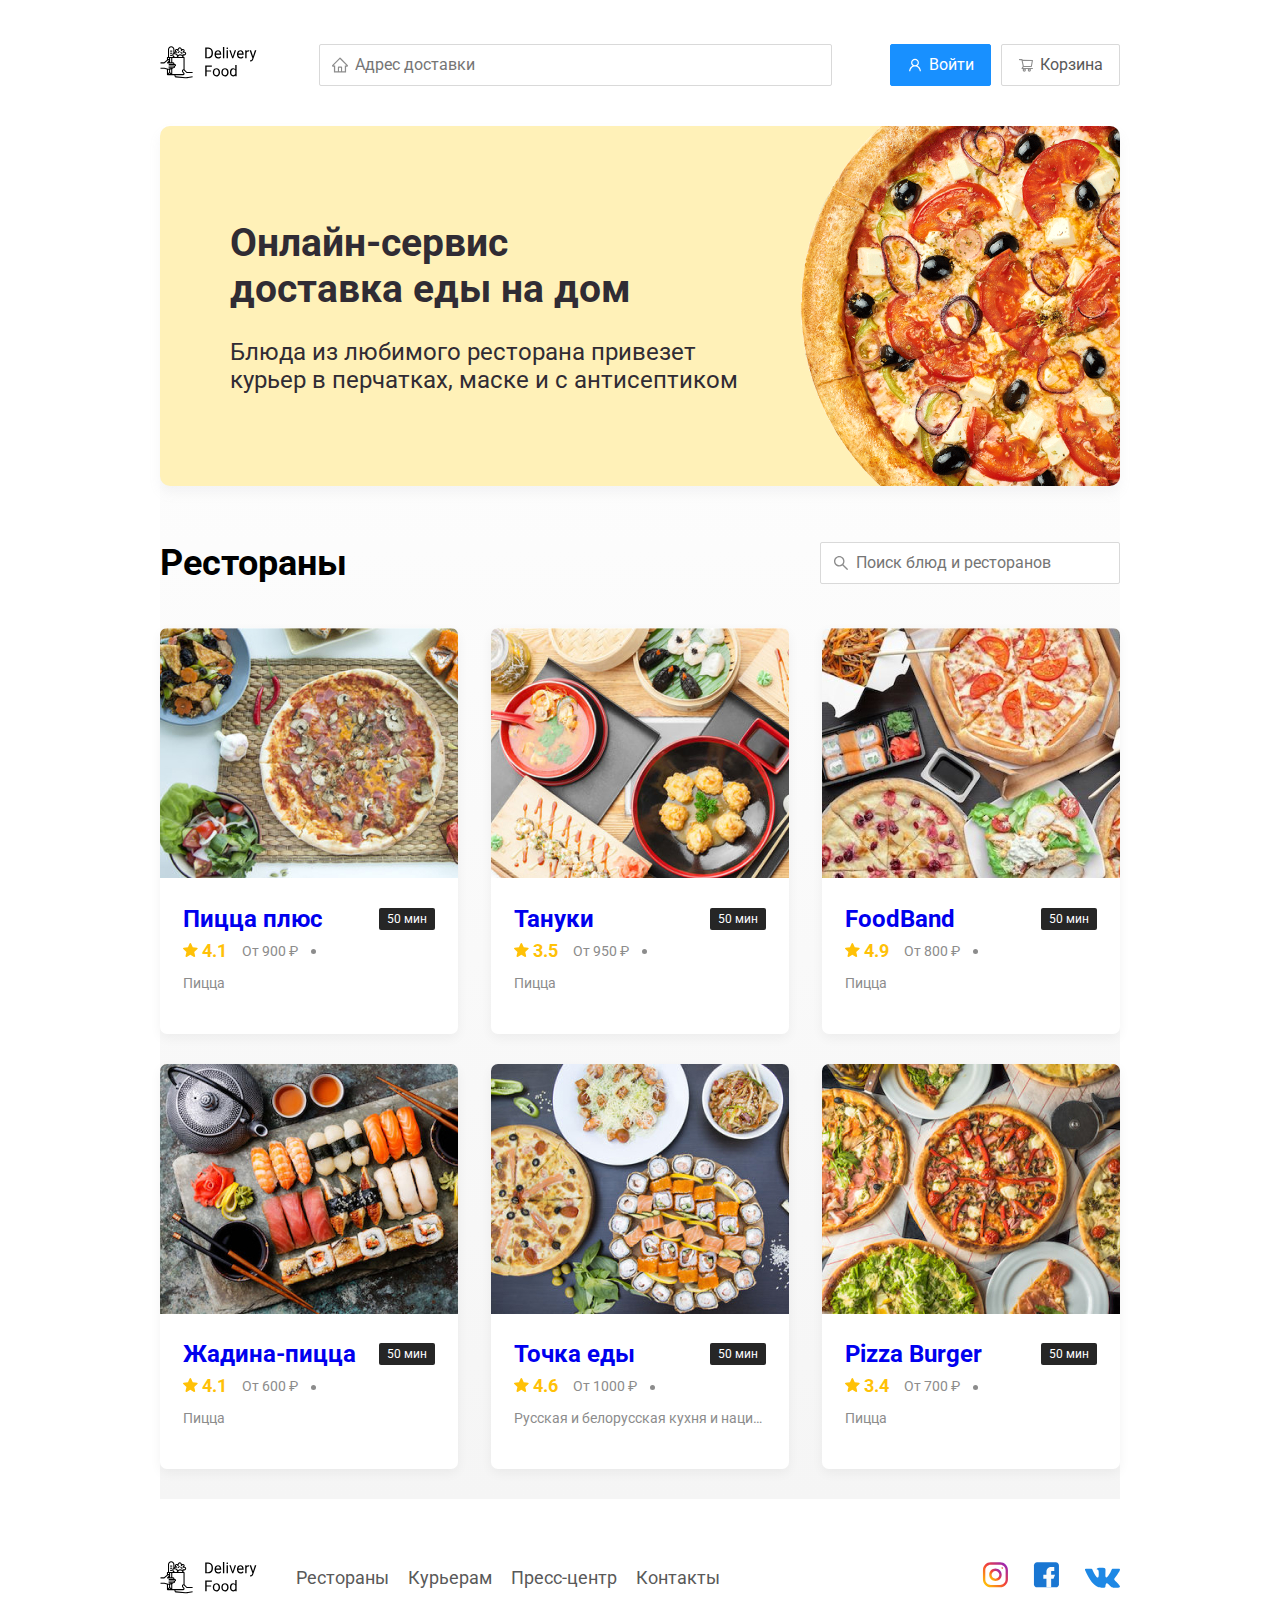
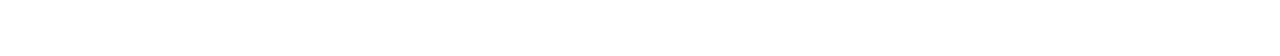
<file: index.html>
<!DOCTYPE html>
<html lang="ru">
<head>
    <meta charset="UTF-8">
    <meta name="viewport" content="width=device-width, initial-scale=1.0">
    <title>Delivery Food - доставка еды на дом</title>
    <link href="https://fonts.googleapis.com/css2?family=Roboto:wght@700&display=swap" rel="stylesheet">
    <link rel="stylesheet" href="css/normalize.css">
    <link rel="stylesheet" href="css/style.css">
</head>
<body>
    <div class="container">
        <!--HEADER-->
        <header class="header">
            <a href="index.html" class="logo"><img src="img\logo.svg" alt="logo" ></a>
             <input type="text" class="input input-address" placeholder="Адрес доставки">
            <div class="buttons">
                <button class="button button-primary">
                    <img src="img\user.svg" alt="user" class="btn-icon">
                    <span class="btn-text">Войти</span>
                    </button>
                <button class="button">
                    <img src="img\container.svg" alt="container" class="btn-icon">
                    <span class="btn-text">Корзина</span>
                  </button>
            </div>
        </header>
    <main class="main">
        <div class="main-container">
            <section class="promo">
                <h1 class="promo-title">Онлайн-сервис<br> доставка еды на дом</h1>
                <p class="promo-text">Блюда из любимого ресторана привезет курьер в перчатках, маске и с антисептиком</p>
            </section>
            <section class="restaurants">
                <div class="section-heading">
                    <h2 class="section-title">Рестораны</h2>
                    <input type="text" class="input input-search" placeholder="Поиск блюд и ресторанов"/>
                </div>
                <!--card-->
                <div class="cards">
    
                    <a href="restaurant.html" class="card">
                    <img src="img/pizza1.jpg" alt="img" class="card-image">
                        <div class="card-text">
                            <div class="card-heading">
                                <h3 class="card-title">Пицца плюс</h3>
                                <span class="card-tag tag">50 мин</span>  
                            </div>
                            <div class="card-info">
                                <div class="rating"><img src="img\star.svg" alt="rating" class="rating-star">
                                       4.1</div>
                                <div class="price">От 900 ₽ </div>
                                <div class="category">Пицца</div>
                        </div>
                    </div>
                    </a>
    
                    <a href="restaurant.html" class="card">
                    <img src="img/image2.jpg" alt="img" class="card-image">
                        <div class="card-text">
                            <div class="card-heading">
                                <h3 class="card-title">Тануки</h3>
                                <span class="card-tag tag">50 мин</span>  
                            </div>
                            <div class="card-info">
                                <div class="rating"><img src="img\star.svg" alt="rating" class="rating-star">
                                       3.5</div>
                                <div class="price">От 950 ₽ </div>
                                <div class="category">Пицца</div>
                            </div>
                        </div>
                    </a>
    
                    <a href="restaurant.html" class="card">
                     <img src="img/image3.jpg" alt="img" class="card-image">
                        <div class="card-text">
                            <div class="card-heading">
                                 <h3 class="card-title">FoodBand</h3>
                                 <span class="card-tag tag">50 мин</span>  
                            </div>
                            <div class="card-info">
                                <div class="rating"><img src="img\star.svg" alt="rating" class="rating-star">
                                       4.9</div>
                                <div class="price">От 800 ₽ </div>
                                <div class="category">Пицца</div>
                             </div>
                        </div>
                    </a>
    
                    <a href="restaurant.html" class="card">
                        <img src="img/image4.jpg" alt="img" class="card-image">
                           <div class="card-text">
                               <div class="card-heading">
                                    <h3 class="card-title">Жадина-пицца</h3>
                                    <span class="card-tag tag">50 мин</span>  
                               </div>
                               <div class="card-info">
                                   <div class="rating"><img src="img\star.svg" alt="rating" class="rating-star">
                                       4.1
                                       </div>
                                   <div class="price">От 600 ₽ </div>
                                   <div class="category">Пицца</div>
                                </div>
                           </div>
                    </a>
    
                    <a href="restaurant.html" class="card">
                        <img src="img/image5.jpg" alt="img" class="card-image">
                           <div class="card-text">
                               <div class="card-heading">
                                    <h3 class="card-title">Точка еды</h3>
                                    <span class="card-tag tag">50 мин</span>  
                               </div>
                               <div class="card-info">
                                   <div class="rating"><img src="img\star.svg" alt="rating" class="rating-star">
                                       4.6</div>
                                   <div class="price">От 1000 ₽ </div>
                                   <div class="category">Русская и белорусская кухня и национальная</div>
                                </div>
                           </div>
                    </a>  
    
                    <a href="restaurant.html" class="card">
                        <img src="img/image6.jpg" alt="img" class="card-image">
                           <div class="card-text">
                               <div class="card-heading">
                                    <h3 class="card-title">Pizza Burger</h3>
                                    <span class="card-tag tag">50 мин</span>  
                               </div>
                               <div class="card-info">
                                   <div class="rating"><img src="img\star.svg" alt="rating" class="rating-star">
                                       3.4</div>
                                   <div class="price">От 700 ₽ </div>
                                   <div class="category">Пицца</div>
                                </div>
                           </div>
                    </a>
    
                 </div>
            </section> 
        </div>
    </main>
    <footer class="footer">
        <div class="container-footer">
            <div class="footer-block">
                <img src="img/logo.svg" alt="logo" class=" logo footer-logo">
                <nav class="footer-nav">
                    <a href="#" class="footer-link">Рестораны</a>
                    <a href="#" class="footer-link">Курьерам</a>
                    <a href="#" class="footer-link">Пресс-центр</a>
                    <a href="#" class="footer-link">Контакты</a>
                </nav>
                <div class="social-liks">
                    <a href="#" class="social-link"><img src="img/instagram.svg" alt="instagram"></a>
                    <a href="#" class="social-link"><img src="img/facebook.svg" alt="facebook"></a>
                    <a href="#" class="social-link"><img src="img/vk.svg" alt="vk"></a>
                </div>
            </div>
        </div>
    </footer>
</div>
</body> 
</html>
</file>
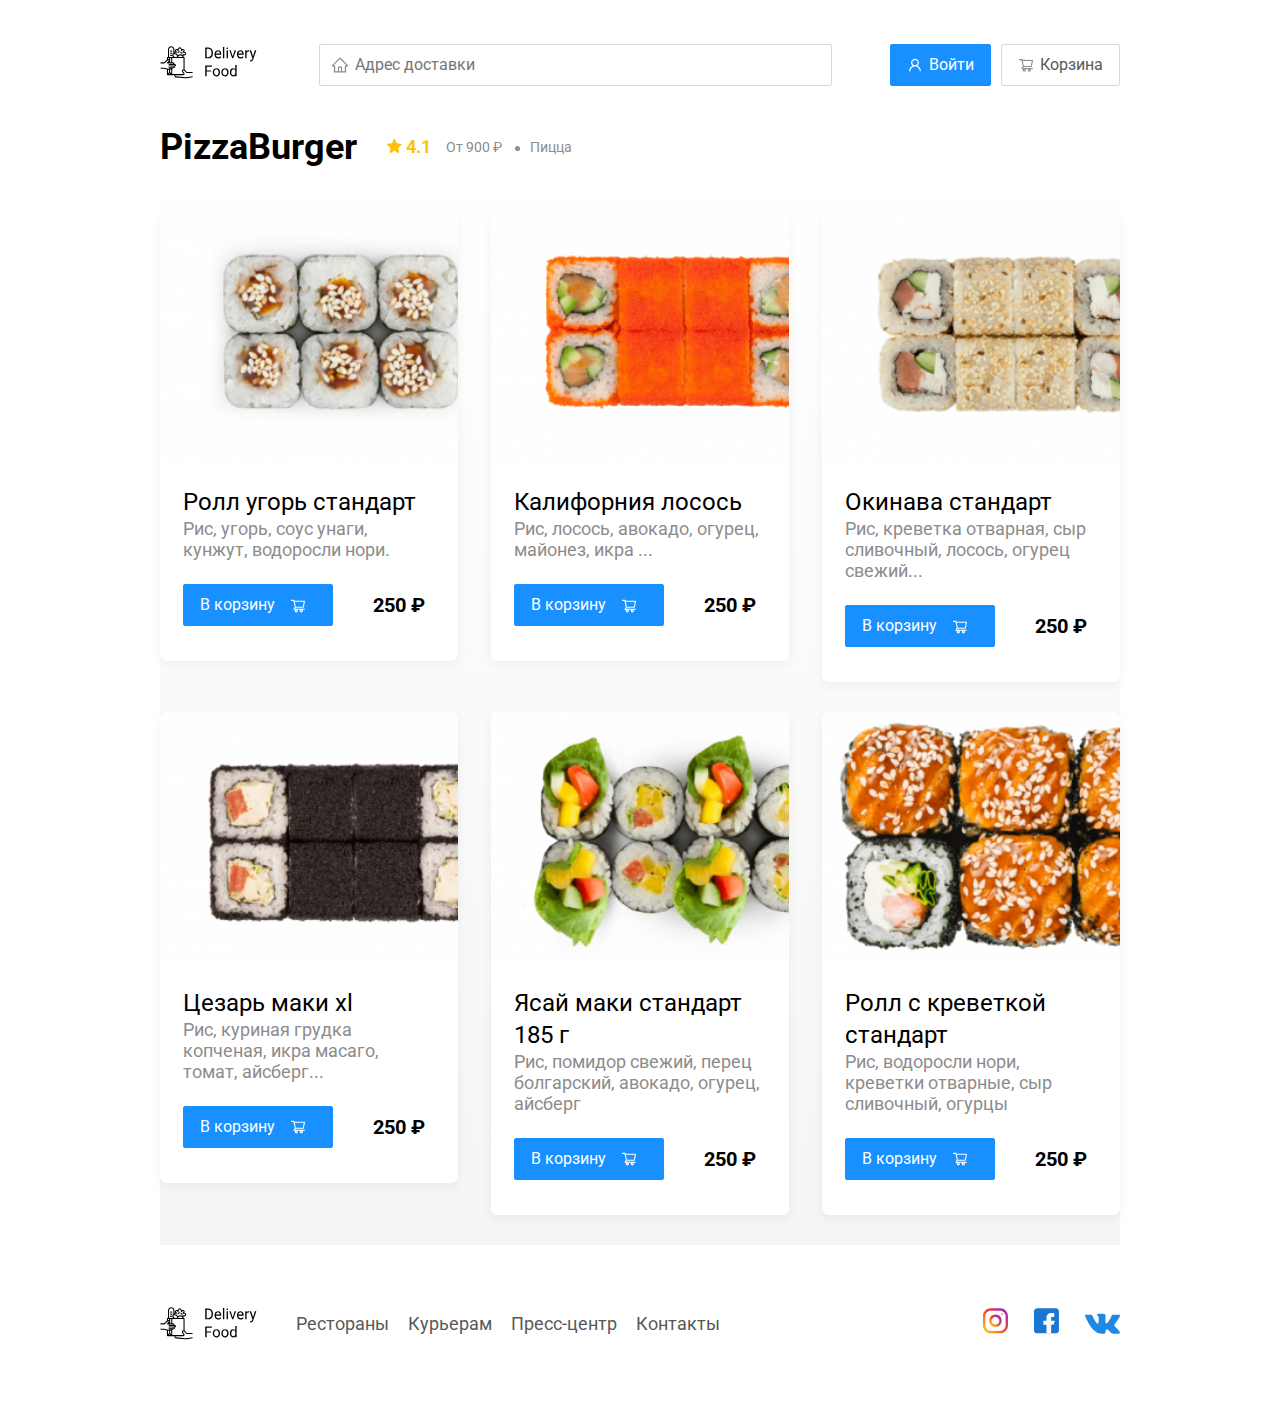
<file: restaurant.html>
<!DOCTYPE html>
<html lang="ru">
<head>
    <meta charset="UTF-8">
    <meta name="viewport" content="width=device-width, initial-scale=1.0">
    <title>PizzaBurger - доставка еды на дом</title>
    <link href="https://fonts.googleapis.com/css2?family=Roboto:wght@700&display=swap" rel="stylesheet">
    <link rel="stylesheet" href="css/normalize.css">
    <link rel="stylesheet" href="css/animate.css">
    <link rel="stylesheet" href="css/style.css">
</head>
<body>
    <div class="container">
        <!--HEADER-->
        <header class="header">
            <a href="index.html" class="logo"><img src="img\logo.svg" alt="logo" ></a>
            <input type="text" class="input input-address" placeholder="Адрес доставки">
            <div class="buttons">
                <button class="button button-primary">
                    <img src="img\user.svg" alt="user" class="btn-icon">
                    <span class="btn-text">Войти</span>
                    </button>
                <button class="button" id="card-button">
                    <img src="img\container.svg" alt="container" class="btn-icon">
                    <span class="btn-text">Корзина</span>
                  </button>
            </div>
        </header>
    <main class="main">
        <div class="container">
            <section class="restaurants">
                <div class="section-heading">
                    <h2 class="section-title">PizzaBurger</h2>
                    <div class="card-info">
                        <div class="rating"><img src="img\star.svg" alt="rating" class="rating-star">
                               4.1</div>
                        <div class="price">От 900 ₽ </div>
                        <div class="category">Пицца</div>
                </div>
                </div>
                <!--card-->
                <div class="cards">
    
                    <div class="card wow fadeInUp"data-wow-delay="0.2s">
                    <img src="img/roll1.jpg" alt="img" class="card-image">
                        <div class="card-text">
                            <div class="card-heading">
                                <h3 class="card-title card-title-reg">Ролл угорь стандарт</h3>
                            </div>
                            <div class="card-info">
                                <div class="ingredients">Рис, угорь, соус унаги, кунжут, водоросли нори.</div>
                        </div>
                        <div class="card-buttons">
                            <button class=" button button-primary">
                                <span class="button-card-text">В корзину</span>
                                <img src="img\shopping-cart.svg" alt="shopping-cart" class="button-card-image">
                            </button>
                            <strong class="card-price-bold">250 ₽</strong>
                        </div>
                    </div>
                    </div>
    
                    <div class="card wow fadeInUp"data-wow-delay="0.3s">
                    <img src="img/roll2.jpg" alt="img" class="card-image">
                    <div class="card-text">
                        <div class="card-heading">
                            <h3 class="card-title card-title-reg">Калифорния лосось </h3>
                        </div>
                        <div class="card-info">
                            <div class="ingredients">Рис, лосось, авокадо, огурец, майонез, икра ...</div>
                    </div>
                    <div class="card-buttons">
                        <button class=" button button-primary">
                            <span class="button-card-text">В корзину</span>
                            <img src="img\shopping-cart.svg" alt="shopping-cart" class="button-card-image">
                        </button>
                        <strong class="card-price-bold">250 ₽</strong>
                    </div>
                </div>
                    </div>
    
                    <div class="card wow fadeInUp"data-wow-delay="0.4s">
                     <img src="img/roll3.jpg" alt="img" class="card-image">
                     <div class="card-text">
                        <div class="card-heading">
                            <h3 class="card-title card-title-reg">Окинава стандарт</h3>
                        </div>
                        <div class="card-info">
                            <div class="ingredients"> Рис, креветка отварная, сыр сливочный, лосось, огурец свежий...</div>
                    </div>
                    <div class="card-buttons">
                        <button class=" button button-primary">
                            <span class="button-card-text">В корзину</span>
                            <img src="img\shopping-cart.svg" alt="shopping-cart" class="button-card-image">
                        </button>
                        <strong class="card-price-bold">250 ₽</strong>
                    </div>
                </div>
                    </div>
    
                    <div class="card wow fadeInUp"data-wow-delay="0.6s">
                        <img src="img/roll4.jpg" alt="img" class="card-image">
                        <div class="card-text">
                            <div class="card-heading">
                                <h3 class="card-title card-title-reg">Цезарь маки хl</h3>
                            </div>
                            <div class="card-info">
                                <div class="ingredients">Рис, куриная грудка копченая, икра масаго, томат, айсберг...</div>
                        </div>
                        <div class="card-buttons">
                            <button class=" button button-primary">
                                <span class="button-card-text">В корзину</span>
                                <img src="img\shopping-cart.svg" alt="shopping-cart" class="button-card-image">
                            </button>
                            <strong class="card-price-bold">250 ₽</strong>
                        </div>
                    </div>
                    </div>
    
                    <div class="card wow fadeInUp"data-wow-delay="0.5s">
                        <img src="img/roll5.jpg" alt="img" class="card-image">
                        <div class="card-text">
                            <div class="card-heading">
                                <h3 class="card-title card-title-reg">Ясай маки стандарт 185 г</h3>
                            </div>
                            <div class="card-info">
                                <div class="ingredients">Рис, помидор свежий, перец болгарский, авокадо, огурец, айсберг</div>
                        </div>
                        <div class="card-buttons">
                            <button class=" button button-primary">
                                <span class="button-card-text">В корзину</span>
                                <img src="img\shopping-cart.svg" alt="shopping-cart" class="button-card-image">
                            </button>
                            <strong class="card-price-bold">250 ₽</strong>
                        </div>
                    </div>
                    </div>  
    
                    <div class="card wow fadeInUp"data-wow-delay="0.4s">
                        <img src="img/roll6.jpg" alt="img" class="card-image">
                        <div class="card-text">
                            <div class="card-heading">
                                <h3 class="card-title card-title-reg">Ролл с креветкой стандарт</h3>
                            </div>
                            <div class="card-info">
                                <div class="ingredients">Рис, водоросли нори, креветки отварные, сыр сливочный, огурцы</div>
                        </div>
                        <div class="card-buttons">
                            <button class=" button button-primary">
                                <span class="button-card-text">В корзину</span>
                                <img src="img\shopping-cart.svg" alt="shopping-cart" class="button-card-image">
                            </button>
                            <strong class="card-price-bold">250 ₽</strong>
                        </div>
                    </div>
                    </div>
    
                 </div>
            </section> 
        </div>
    </main>
    <footer class="footer">
        <div class="container-footer">
            <div class="footer-block">
                <img src="img/logo.svg" alt="logo" class=" logo footer-logo">
                <nav class="footer-nav">
                    <a href="#" class="footer-link">Рестораны</a>
                    <a href="#" class="footer-link">Курьерам</a>
                    <a href="#" class="footer-link">Пресс-центр</a>
                    <a href="#" class="footer-link">Контакты</a>
                </nav>
                <div class="social-liks">
                    <a href="#" class="social-link"><img src="img/instagram.svg" alt="instagram"></a>
                    <a href="#" class="social-link"><img src="img/facebook.svg" alt="facebook"></a>
                    <a href="#" class="social-link"><img src="img/vk.svg" alt="vk"></a>
                </div>
            </div>
        </div>
    </footer>
</div>

<div class="modal">
    <div class="modal-dialog">
        <div class="modal-header">
            <h3 class="modal-title">Корзина</h3>
            <button class="close">&times;</button>
        </div>
        <div class="modal-body">
            <div class="food-row">
                <span class="food-name"> Ролл угорь стандарт</span>
                <strong class="food-price">250 ₽</strong>
                <div class="food-counter">
                    <button class="counter-button">-</button>
                    <span class="counter">1</span>
                    <button class="counter-button">+</button>
                </div>
            </div>
            <div class="food-row">
                <span class="food-name"> Ролл угорь стандарт</span>
                <strong class="food-price">250 ₽</strong>
                <div class="food-counter">
                    <button class="counter-button">-</button>
                    <span class="counter">1</span>
                    <button class="counter-button">+</button>
                </div>
            </div>
            <div class="food-row">
                <span class="food-name"> Ролл угорь стандарт</span>
                <strong class="food-price">250 ₽</strong>
                <div class="food-counter">
                    <button class="counter-button">-</button>
                    <span class="counter">1</span>
                    <button class="counter-button">+</button>
                </div>
            </div>
            <div class="food-row">
                <span class="food-name"> Ролл угорь стандарт</span>
                <strong class="food-price">250 ₽</strong>
                <div class="food-counter">
                    <button class="counter-button">-</button>
                    <span class="counter">1</span>
                    <button class="counter-button">+</button>
                </div>
            </div>
        </div>
        <div class="modal-footer">
            <span class="modal-pricetag">1250 ₽</span>
            <div class="footer-buttons">
                <button class="button button-primary">Оформить заказ</button>
                <button class="button">Отмена</button>
            </div>

        </div>
    </div>
</div>
<script src="js/wow.min.js"></script>
<script src="js/main.js"></script>
</body> 
</html>
</file>
<file: css/style.css>
*{
    box-sizing: border-box;
}
body{
    padding-top: 44px;
    font-family: 'Roboto', sans-serif;
}
.container{
    max-width: 1200px;  
    margin: auto;
}
.header{
    display: flex;
    align-items: center;
    justify-content:space-between;
    margin-bottom: 40px;
}
.input{
    background: #FFFFFF;
    border: 1px solid #D9D9D9;
    border-radius: 2px;
    font-size: 16px;
    line-height: 24px;
    padding: 8px;
    padding-left: 35px;
    background-repeat: no-repeat;
    background-position: left 11px center;
    
}
.input-address{
    flex: 0.8;
    background-image: url(../img/home.svg);
}
.input-search{
    width: 300px;
    background-image: url(../img/search.svg);
    margin-left: auto;
}
.buttons{
    display: flex;
    align-items: center;
}
.button{
    display: flex;
    align-items: center;
    padding: 8px 16px;
    background: #FFFFFF;
    border: 1px solid #D9D9D9;
    box-sizing: border-box;
    box-shadow: 0px 0px 2px rgba(0, 0, 0, 0.0015);
    border-radius: 2px;
    color: #595959;
    font-size: 16px;
    line-height: 24px;
}
.button-primary{
    background: #1890FF;
    border: 1px solid #1890FF ;
    color: #FFFFFF;
    margin-right: 10px;
}
.btn-icon{
    margin-right: 6px;
}
.button-card-image{
    margin-right: 10px;
}
.button-card-text{
   margin-right: 15px;

}
.promo{
    box-shadow: 0px 7px 12px rgba(158, 158, 163, 0.1);
    background: #FFF1B8 url(../img/promo.png) no-repeat top -135px right -251px / 947px;
    border-radius: 10px;
    padding: 68px 70px;
    margin-bottom: 56px;
}
.promo-title{
    font-style: normal;
    font-weight: bold;
    font-size: 39px;
    line-height: 46px;
    color: #302C34;
}
.promo-text{
    max-width: 538px;
    font-style: normal;
    font-weight: normal;
    font-size: 24px;
    line-height: 28px;
    color: #302C34;
}
.section-heading{
    display: flex;
    align-items: center;
    margin-bottom: 44px;
}
.section-title{
    font-style: normal;
    font-weight: bold;
    font-size: 36px;
    line-height: 42px;
    margin: 0;
    color: #000000;
    margin-right: 30px;
}
.cards{
    display: flex;
    flex-wrap: wrap;
    align-items: flex-start;
    justify-content: space-between;
}
.card{
    background: #FFFFFF;
    box-shadow: 0px 4px 12px rgba(0, 0, 0, 0.05);
    border-radius: 7px;
    overflow: hidden;
    margin-bottom: 30px;
    flex-basis: 31%;
    text-decoration: none;
}
.card-image{
    width: 384px;
    height: 250px;
    object-fit: cover;
}
.card-text{
    padding-top: 20px;
    padding-bottom: 35px;
    padding-left: 23px;
    padding-right: 23px;
}
.card-heading{
    display: flex;
    align-items: center;
    justify-content:space-between;
}
.card-title{
    margin: 0;
    font-style: normal;
    font-weight: bold;
    font-size: 24px;
    line-height: 32px;
}
.card-title-reg{
    font-weight: 400;
}
.card-tag{
    font-style: normal;
    font-weight: normal;
    font-size: 12px;
    line-height: 20px;
    color: white;
    background: #262626;
    border-radius: 2px;
    padding: 1px 8px;
}
.card-info{
    display: flex;
    align-items: center;
    flex-wrap: wrap;
}
.card-buttons{
    display: flex;
    align-items: center;
    margin-top: 24px;
}
.card-price-bold{
    font-style: normal;
    font-weight: bold;
    font-size: 20px;
    line-height: 32px;
    margin-left: 30px;
}
.rating{
    margin-right: 26px;
    color:#FFC107;
    font-weight: bold;
    font-size: 18px;
    line-height: 32px;
}
.price, .category{
    color: #8C8C8C;
    font-size: 18px;
    line-height: 32px;
}
.price{
    margin-right: 10px;
}
.ingredients{
    color: #8C8C8C;
    font-size: 18px;
    line-height: 21px;
}
.category{
    text-overflow: ellipsis;
    overflow: hidden;
    white-space: nowrap;
    min-width: 150px;

}
.price:after{
    content: '';
    height: 5px;
    width: 5px;
    background-color:#8C8C8C;
    display: inline-block;
    vertical-align: middle;
    border-radius: 50%;
    margin-left: 10px;
}
.main{
    background: linear-gradient(180deg, rgba(245, 245, 245, 0) 1.04%, #F5F5F5 100%);
}
.footer{
    padding: 60px 0;
}
.footer-block{
    display: flex;
    align-items: center;
    justify-content: space-between;
}
.footer-nav {
    margin: auto;
    margin-left: 35px;
}
.footer-link{
    display: inline-block;
    color: #595959;
    text-decoration: none;
    font-style: normal;
    font-weight: normal;
    font-size: 18px;
    line-height: 21px;
}
.footer-link:not(:last-child){
    margin-right: 15px;
}
.social-links{
    display: flex;
    align-items: center;
}
.social-link:not(:last-child){
    margin-right: 21px; 
}
.modal{
    display: none;
    position: fixed;
    left: 0;
    top: 0;
    width: 100%;
    height: 100%;
    background: rgba(0, 0, 0, 0.4);
}
.is-open{
    display: flex;
}
.modal-dialog{
    max-width: 780px;
    width: 95%;
    background: #FFFFFF;
    border-radius: 5px;
    margin: auto;
    padding: 40px 45px;
}
.modal-header{
    display: flex;
    align-items: center;
    justify-content: space-between;
    margin-bottom: 45px;
}
.modal-title{
    margin: 0;
    font-weight: bold;
    font-size: 36px;
    line-height: 42px;
}
.close{
    font-size: 36px;
    border: none;
    background-color: transparent;
}
.modal-body{
    margin-bottom: 52px;
}
.food-row{
    display: flex;
    align-items: flex-start;
    justify-content: space-between;
    padding-bottom: 8px;
    border-bottom:1px solid #D9D9D9;
    margin-bottom: 15px;
}
.food-name{
    font-weight: normal;
    font-size: 18px;
    line-height: 32px;
}
.food-price{
    margin-left: auto;
    margin-right: 47px;
    font-weight: bold;
    font-size: 20px;
    line-height: 32px;
}
.food-counter{
    display: flex;
    align-items: center;
}
.counter-button{
    display: flex;
    align-items: center;
    justify-content: center;
    width: 39px;
    height: 32px;
    background: #FFFFFF;
    border: 1px solid #40A9FF;
    box-sizing: border-box;
    border-radius: 2px;
    font-weight: normal;
    font-size: 14px;
    line-height: 22px;
    color: #40A9FF;
}
.counter{
    font-size: 16px;
    line-height: 24px;
    margin-left: 10px;
    margin-right: 10px;
}
.modal-footer{
    display: flex;
    align-items: center;
    justify-content: space-between;
}
.footer-buttons{
    display: flex;
    align-items: center;
}
.modal-pricetag{
    background: #262626;
    border-radius: 5px;
    color: white;
    padding: 15px 20px;
    font-size: 20px;
    line-height: 23px;
}
@media(max-width: 1366px){
    .container{
        max-width: 960px;
    }
    .promo{
        background-position: center right -300px;
        background-size:750px ;
    }
    .rating{
        margin-right: 15px;
    }
    .category,.price{
        font-size: 14px;
    }
}
@media(max-width: 992px){
    .container{
        max-width: 750px;
    }
    .promo{
        padding: 50px;
        background-size:500px;
        background-position: center right -200px;
    }
    .promo-text{
        font-size: 18px;
        max-width: 400px;
    }
    .card{
        flex-basis: 49%;
    }
    .footer-link{
        font-size: 16px;
    }
}
@media(max-width: 768px){
    .container{
        max-width: 560px;
    }
    .card-info{
        flex-wrap: wrap;
    }
    .card .rating{
        flex-basis: 100%;
    }
    .card-title{
        font-size: 18px;
    }
    .promo{
        background-size: 400px;
        background-position: bottom 50px right -200px;
    }
    .promo-title{
        font-size: 24px;
        line-height: 1.4;
   }
    .promo-text{
        margin-top: 0;
    }
}
@media(max-width: 578px){
    .container{
        width: 90%;
    }
    .header{
        flex-wrap: wrap;
    }
    .input-address{
        margin-top: 15px;
        order: 5;
        flex: 1;
    }
    .promo{
        background-image: none;
    }
    .promo-title{
        margin-bottom: 10px;
    }
    .section-title{
        font-size: 20px;
    }
    .card{
        flex-basis: 100%;
    }
    .card-image{
        width: 100%;
    }
    .footer-nav{
        display: flex;
        margin-right: 0;
        flex-direction: column;
        margin-left: 0;
        order: 0;
    }
    .footer{
        padding: 30px 0;
    }
    .footer-block{
        align-items: flex-start;
    }
    .footer-logo{
        margin-right: 15px;
        order: 1;
    }
    .social-links{
        order: 2;
    }
}
@media(max-width: 480px){
    .btn-text{
        display: none;
    }
    .btn-icon{
        margin: 0;
    }
    .button{
        min-height: 40px;
    }
    .promo{
        padding: 20px;
    }
    .section-heading{
        flex-wrap: wrap;
    }
    .footer-block{
        flex-wrap: wrap;
        flex-direction: column;
        align-items: center;
    }
    .footer-logo{
        order: 0;
        margin-bottom: 20px;
    }
    .footer-nav{
        margin-bottom: 20px;
        text-align: center;
    }
    .footer-link:not(:last-child){
        margin-right: 0;
    }
}
</file>
